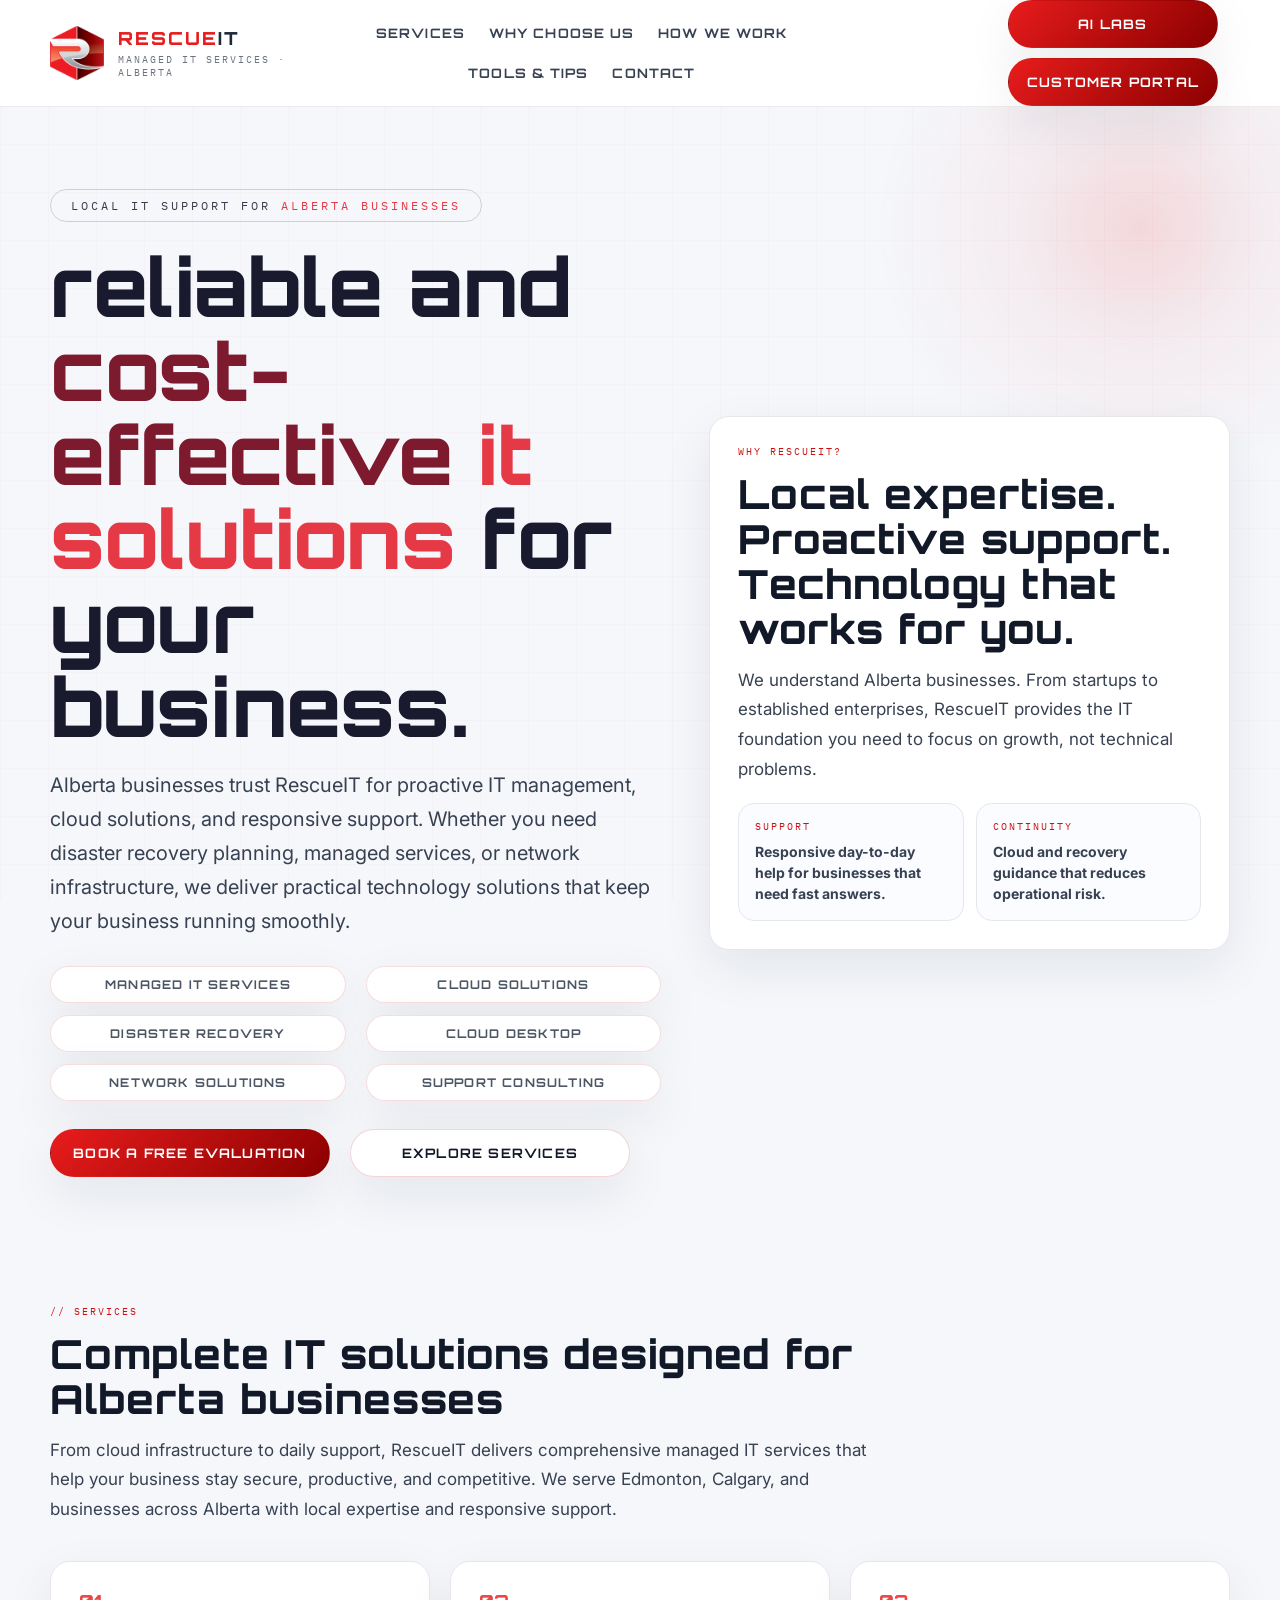
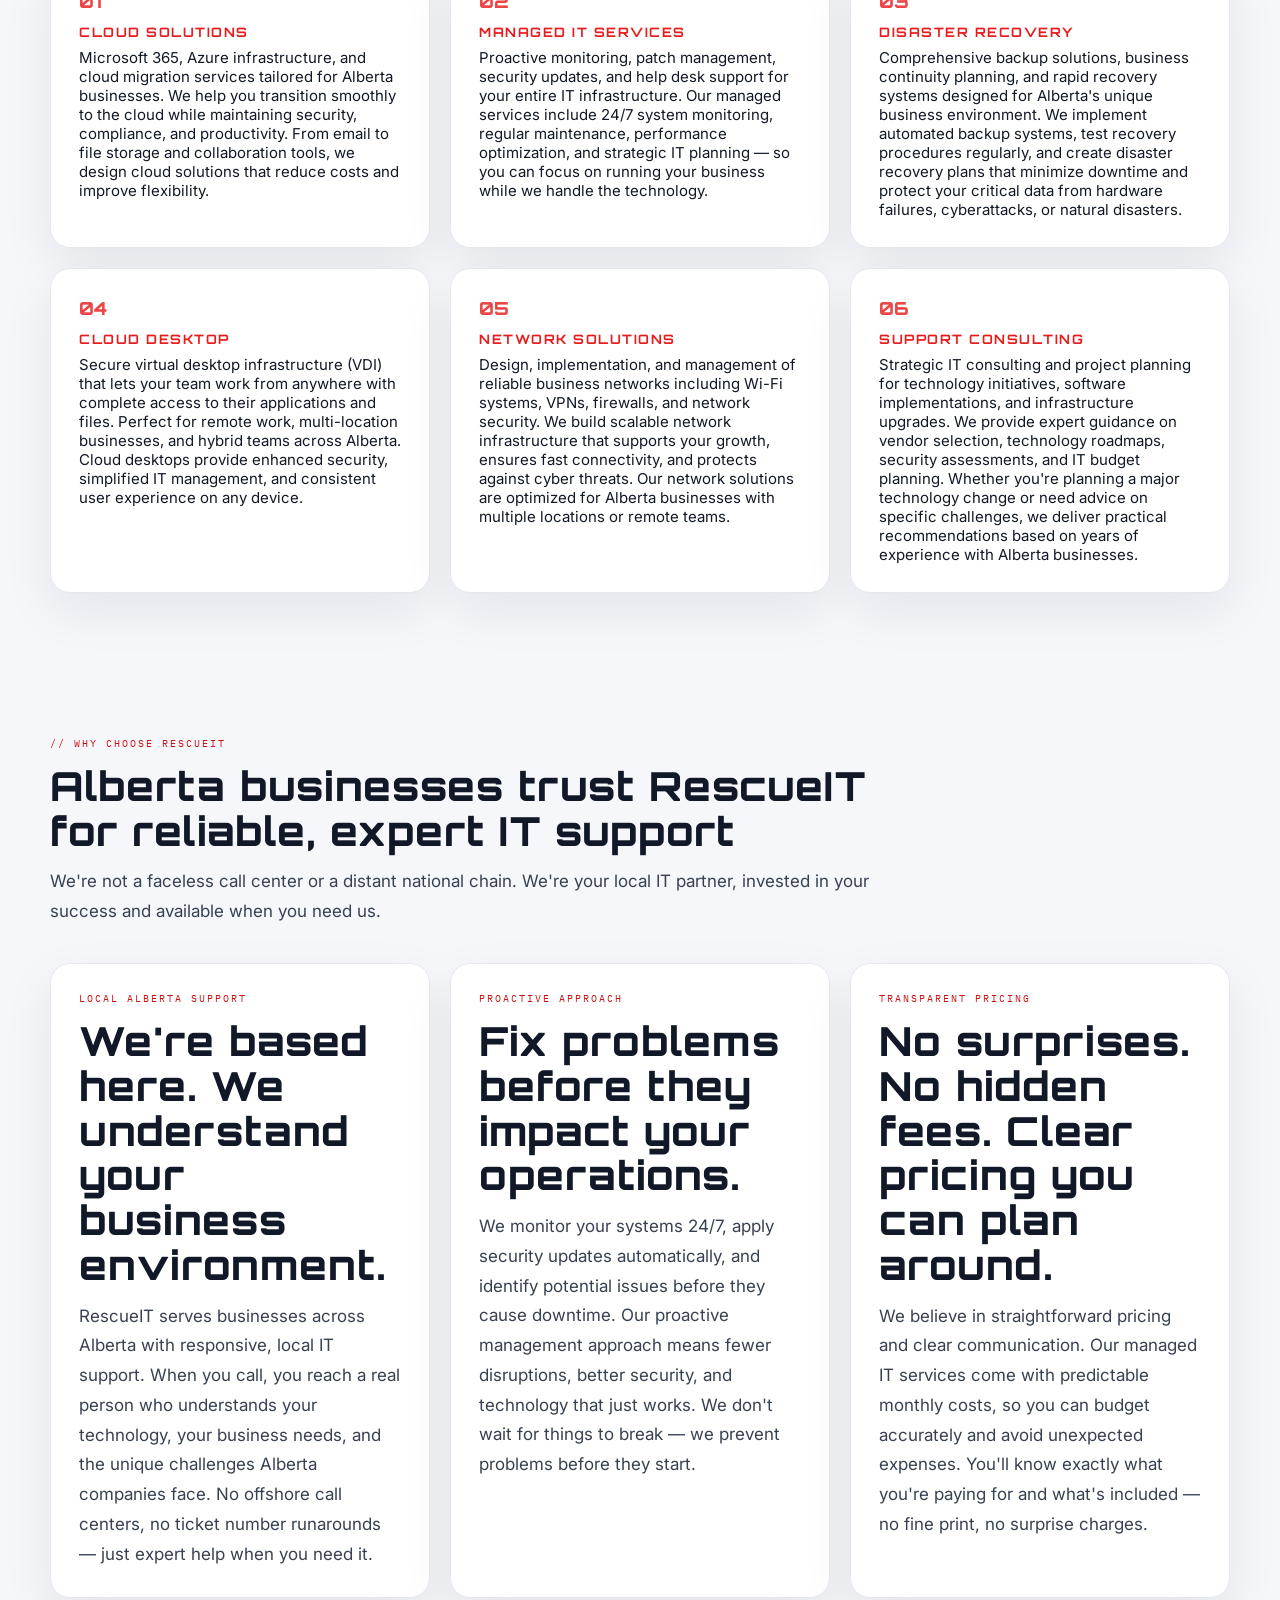
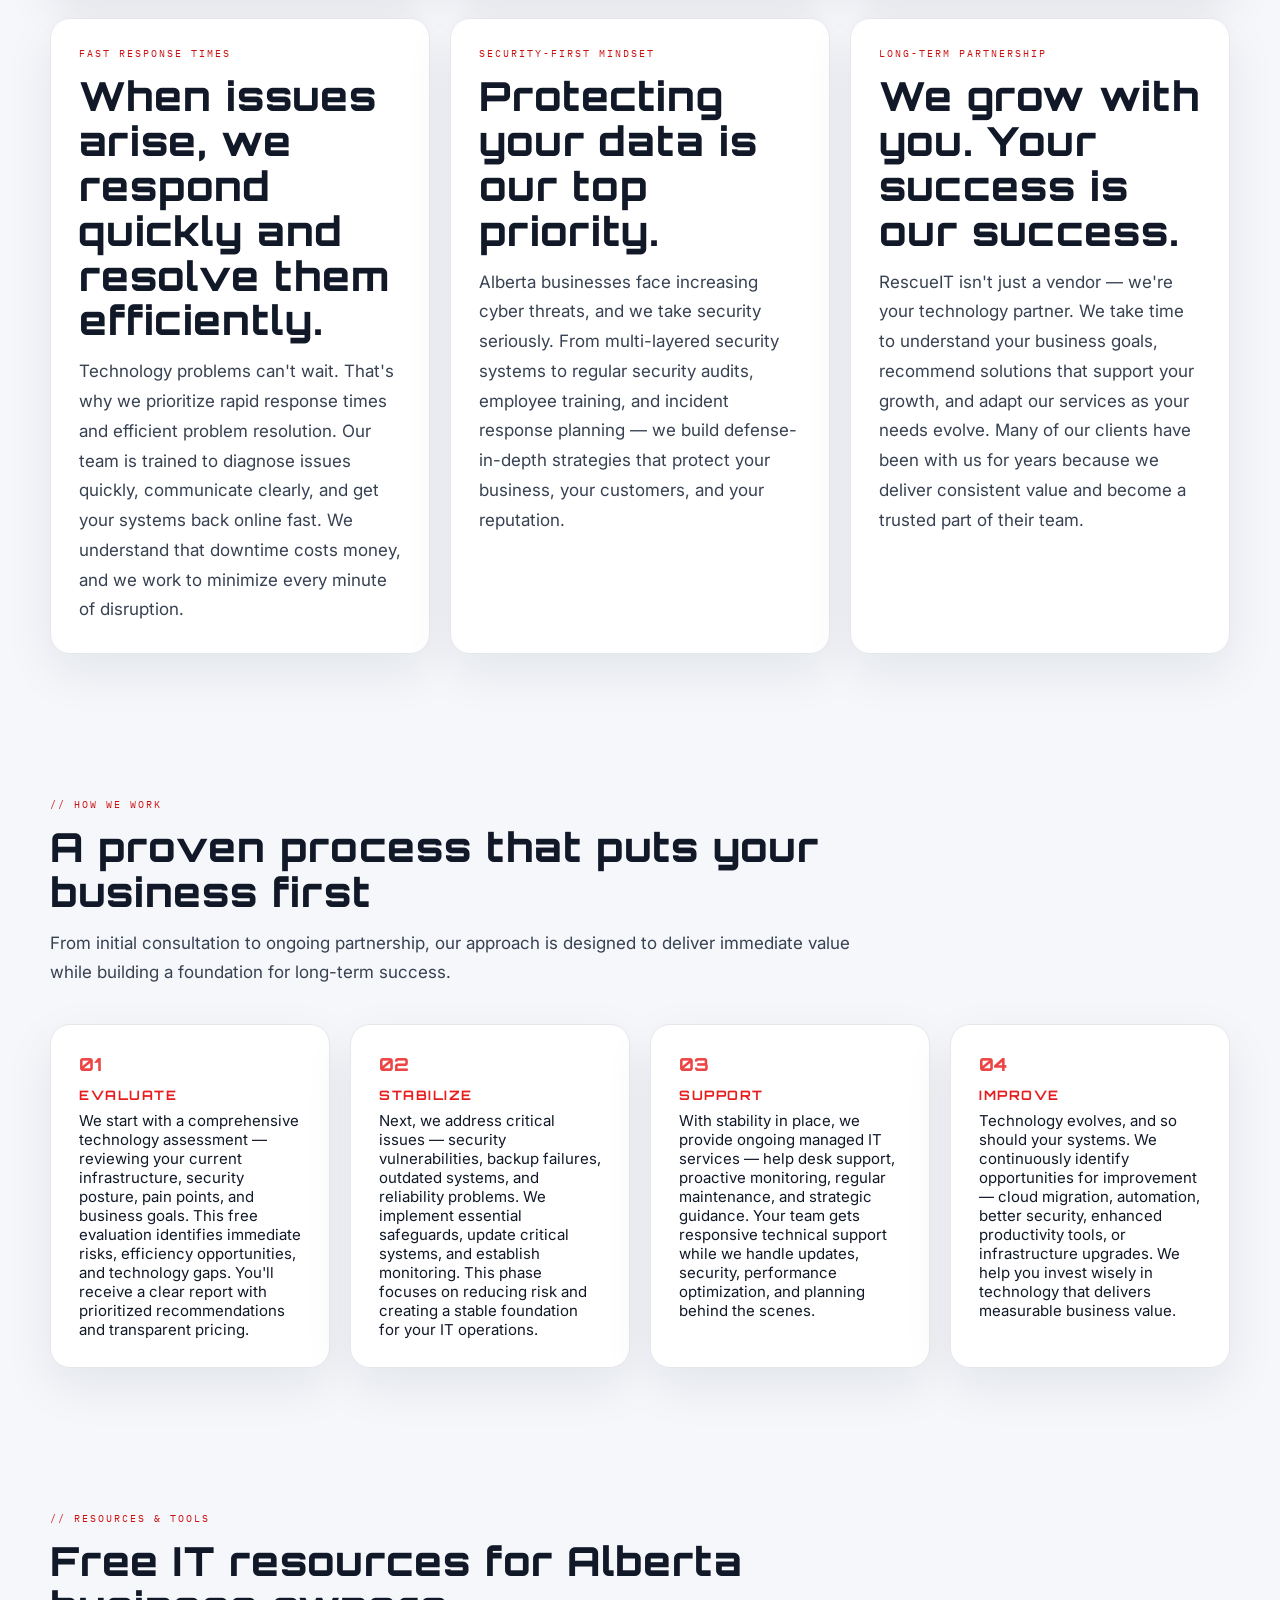
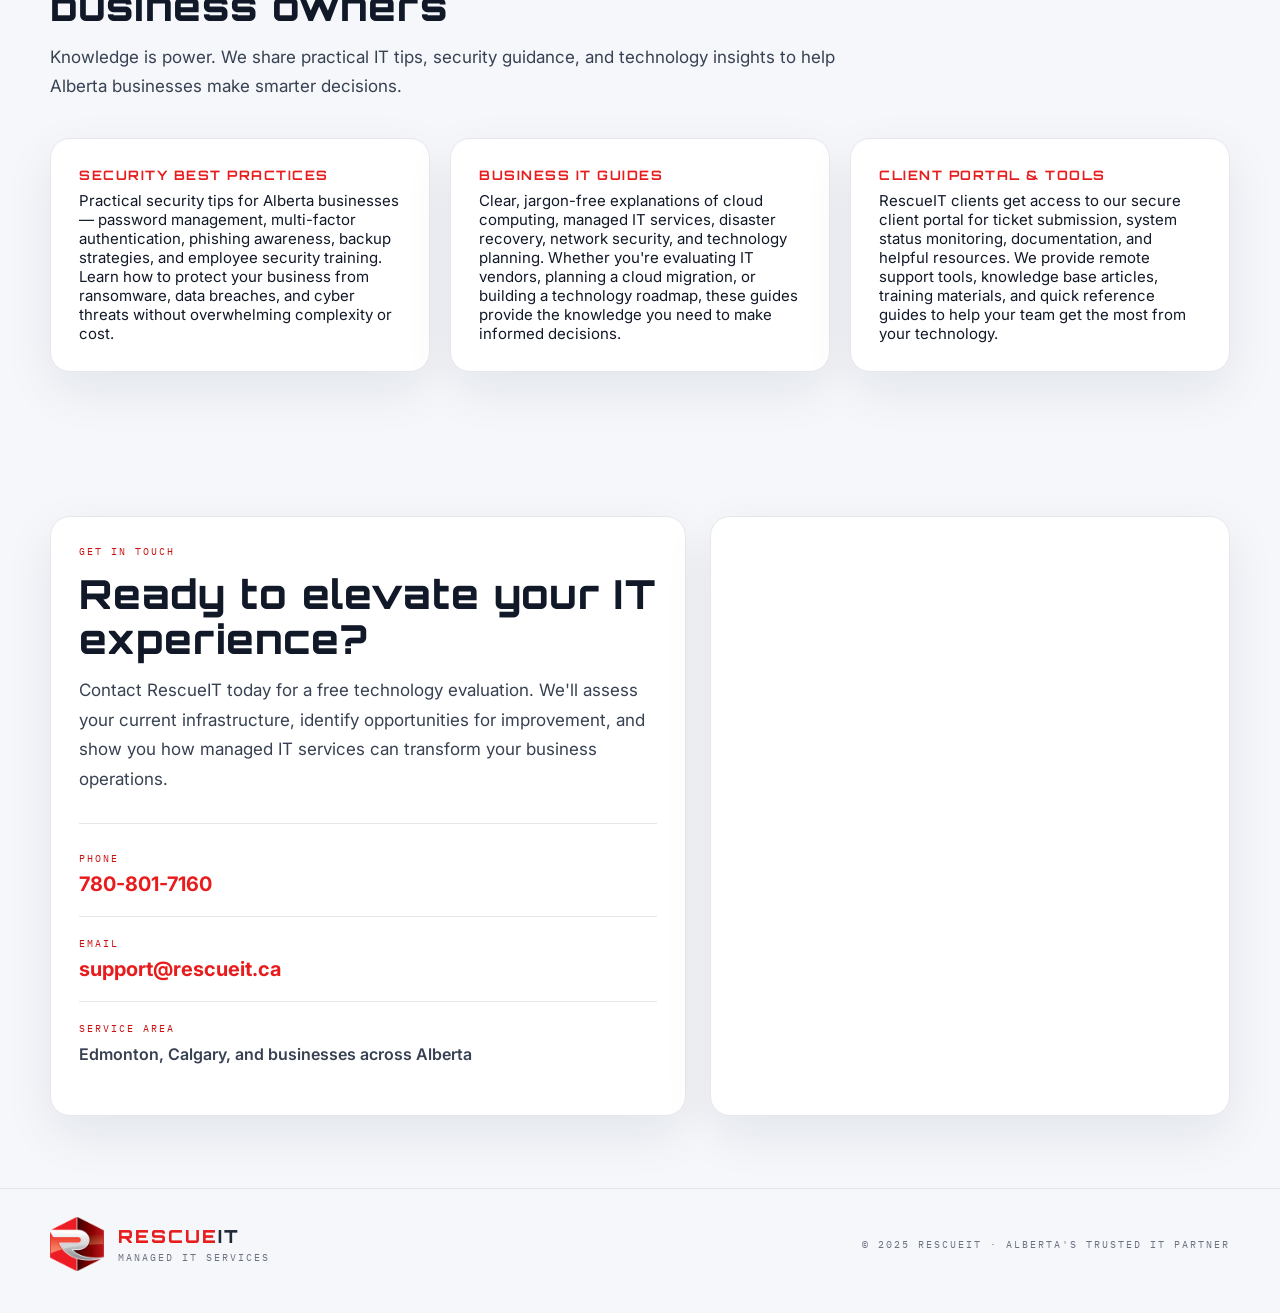
<file: index.html>
<!DOCTYPE html>
<html lang="en">
<head>
  <meta charset="UTF-8" />
  <meta name="viewport" content="width=device-width, initial-scale=1.0" />
  <title>RescueIT — Managed IT Services for Alberta Businesses</title>
  <link rel="icon" type="image/png" href="favicon.png">
  <link rel="stylesheet" href="styles.css" />
</head>
<body>
  <div class="shell">
    <header class="topbar">
      <div class="container topbar-inner">
        <a class="brand" href="#top"><img class="brand-logo" src="logo.png" alt="RescueIT logo" /><div><div class="brand-name"><span class="r">RESCUE</span><span class="it">IT</span></div><div class="brand-sub">Managed IT Services · Alberta</div></div></a>
        <nav class="nav">
          <a href="#services">Services</a>
          <a href="#why">Why Choose Us</a>
          <a href="#process">How We Work</a>
          <a href="#resources">Tools & Tips</a>
          <a href="#contact">Contact</a>
        </nav>
        <div class="cta-group">
          <a class="btn primary" href="ai-labs.html">AI Labs</a>
          <a class="btn primary" href="https://www.rescueitsupport.ca/tickets-view" target="_blank" rel="noopener noreferrer">Customer Portal</a>
        </div>
      </div>
    </header>

    <main id="top">
      <section class="hero">
        <div class="container hero-grid">
          <div>
            <div class="eyebrow">Local IT Support for <strong>Alberta Businesses</strong></div>
            <h1><span class="h1-line1">Reliable and</span> <span class="h1-line2">cost-effective</span> <span class="h1-line3">IT solutions</span> <span class="h1-line4">for your business.</span></h1>
            <p class="hero-copy">Alberta businesses trust RescueIT for proactive IT management, cloud solutions, and responsive support. Whether you need disaster recovery planning, managed services, or network infrastructure, we deliver practical technology solutions that keep your business running smoothly.</p>
            <div class="hero-list">
              <div class="hero-pill">Managed IT Services</div>
              <div class="hero-pill">Cloud Solutions</div>
              <div class="hero-pill">Disaster Recovery</div>
              <div class="hero-pill">Cloud Desktop</div>
              <div class="hero-pill">Network Solutions</div>
              <div class="hero-pill">Support Consulting</div>
            </div>
            <div class="cta-group" style="display:grid;grid-template-columns:280px 280px;gap:12px 20px;justify-content:start;justify-items:start;width:580px;max-width:100%;margin-left:0;">
              <a class="btn primary" href="#contact" style="width:280px;justify-content:center;">Book a Free Evaluation</a>
              <a class="btn" href="#services" style="width:280px;justify-content:center;">Explore Services</a>
            </div>
          </div>
          <div class="panel">
            <div class="panel-kicker">Why RescueIT?</div>
            <div class="panel-title">Local expertise. Proactive support. Technology that works for you.</div>
            <div class="panel-copy">We understand Alberta businesses. From startups to established enterprises, RescueIT provides the IT foundation you need to focus on growth, not technical problems.</div>
            <div class="panel-grid">
              <div class="panel-mini">
                <div class="panel-kicker">Support</div>
                <div class="panel-mini-text">Responsive day-to-day help for businesses that need fast answers.</div>
              </div>
              <div class="panel-mini">
                <div class="panel-kicker">Continuity</div>
                <div class="panel-mini-text">Cloud and recovery guidance that reduces operational risk.</div>
              </div>
            </div>
          </div>
        </div>
      </section>

      <section id="services" class="section">
        <div class="container">
          <div class="section-head">
            <div class="section-kicker">// Services</div>
            <div class="section-title">Complete IT solutions designed for Alberta businesses</div>
            <div class="section-copy">From cloud infrastructure to daily support, RescueIT delivers comprehensive managed IT services that help your business stay secure, productive, and competitive. We serve Edmonton, Calgary, and businesses across Alberta with local expertise and responsive support.</div>
          </div>
          <div class="grid-3">
            <div class="card"><div class="card-no">01</div><div class="card-title">Cloud Solutions</div><div class="card-copy">Microsoft 365, Azure infrastructure, and cloud migration services tailored for Alberta businesses. We help you transition smoothly to the cloud while maintaining security, compliance, and productivity. From email to file storage and collaboration tools, we design cloud solutions that reduce costs and improve flexibility.</div></div>
            <div class="card"><div class="card-no">02</div><div class="card-title">Managed IT Services</div><div class="card-copy">Proactive monitoring, patch management, security updates, and help desk support for your entire IT infrastructure. Our managed services include 24/7 system monitoring, regular maintenance, performance optimization, and strategic IT planning — so you can focus on running your business while we handle the technology.</div></div>
            <div class="card"><div class="card-no">03</div><div class="card-title">Disaster Recovery</div><div class="card-copy">Comprehensive backup solutions, business continuity planning, and rapid recovery systems designed for Alberta's unique business environment. We implement automated backup systems, test recovery procedures regularly, and create disaster recovery plans that minimize downtime and protect your critical data from hardware failures, cyberattacks, or natural disasters.</div></div>
            <div class="card"><div class="card-no">04</div><div class="card-title">Cloud Desktop</div><div class="card-copy">Secure virtual desktop infrastructure (VDI) that lets your team work from anywhere with complete access to their applications and files. Perfect for remote work, multi-location businesses, and hybrid teams across Alberta. Cloud desktops provide enhanced security, simplified IT management, and consistent user experience on any device.</div></div>
            <div class="card"><div class="card-no">05</div><div class="card-title">Network Solutions</div><div class="card-copy">Design, implementation, and management of reliable business networks including Wi-Fi systems, VPNs, firewalls, and network security. We build scalable network infrastructure that supports your growth, ensures fast connectivity, and protects against cyber threats. Our network solutions are optimized for Alberta businesses with multiple locations or remote teams.</div></div>
            <div class="card"><div class="card-no">06</div><div class="card-title">Support Consulting</div><div class="card-copy">Strategic IT consulting and project planning for technology initiatives, software implementations, and infrastructure upgrades. We provide expert guidance on vendor selection, technology roadmaps, security assessments, and IT budget planning. Whether you're planning a major technology change or need advice on specific challenges, we deliver practical recommendations based on years of experience with Alberta businesses.</div></div>
          </div>
        </div>
      </section>

      <section id="why" class="section">
        <div class="container">
          <div class="section-head">
            <div class="section-kicker">// Why Choose RescueIT</div>
            <div class="section-title">Alberta businesses trust RescueIT for reliable, expert IT support</div>
            <div class="section-copy">We're not a faceless call center or a distant national chain. We're your local IT partner, invested in your success and available when you need us.</div>
          </div>
          <div class="grid-3">
            <div class="panel"><div class="panel-kicker">Local Alberta Support</div><div class="panel-title">We're based here. We understand your business environment.</div><div class="panel-copy">RescueIT serves businesses across Alberta with responsive, local IT support. When you call, you reach a real person who understands your technology, your business needs, and the unique challenges Alberta companies face. No offshore call centers, no ticket number runarounds — just expert help when you need it.</div></div>
            <div class="panel"><div class="panel-kicker">Proactive Approach</div><div class="panel-title">Fix problems before they impact your operations.</div><div class="panel-copy">We monitor your systems 24/7, apply security updates automatically, and identify potential issues before they cause downtime. Our proactive management approach means fewer disruptions, better security, and technology that just works. We don't wait for things to break — we prevent problems before they start.</div></div>
            <div class="panel"><div class="panel-kicker">Transparent Pricing</div><div class="panel-title">No surprises. No hidden fees. Clear pricing you can plan around.</div><div class="panel-copy">We believe in straightforward pricing and clear communication. Our managed IT services come with predictable monthly costs, so you can budget accurately and avoid unexpected expenses. You'll know exactly what you're paying for and what's included — no fine print, no surprise charges.</div></div>
            <div class="panel"><div class="panel-kicker">Fast Response Times</div><div class="panel-title">When issues arise, we respond quickly and resolve them efficiently.</div><div class="panel-copy">Technology problems can't wait. That's why we prioritize rapid response times and efficient problem resolution. Our team is trained to diagnose issues quickly, communicate clearly, and get your systems back online fast. We understand that downtime costs money, and we work to minimize every minute of disruption.</div></div>
            <div class="panel"><div class="panel-kicker">Security-First Mindset</div><div class="panel-title">Protecting your data is our top priority.</div><div class="panel-copy">Alberta businesses face increasing cyber threats, and we take security seriously. From multi-layered security systems to regular security audits, employee training, and incident response planning — we build defense-in-depth strategies that protect your business, your customers, and your reputation.</div></div>
            <div class="panel"><div class="panel-kicker">Long-Term Partnership</div><div class="panel-title">We grow with you. Your success is our success.</div><div class="panel-copy">RescueIT isn't just a vendor — we're your technology partner. We take time to understand your business goals, recommend solutions that support your growth, and adapt our services as your needs evolve. Many of our clients have been with us for years because we deliver consistent value and become a trusted part of their team.</div></div>
          </div>
        </div>
      </section>

      <section id="process" class="section">
        <div class="container">
          <div class="section-head"><div class="section-kicker">// How We Work</div><div class="section-title">A proven process that puts your business first</div><div class="section-copy">From initial consultation to ongoing partnership, our approach is designed to deliver immediate value while building a foundation for long-term success.</div></div>
          <div class="grid-4">
            <div class="card"><div class="card-no">01</div><div class="card-title">Evaluate</div><div class="card-copy">We start with a comprehensive technology assessment — reviewing your current infrastructure, security posture, pain points, and business goals. This free evaluation identifies immediate risks, efficiency opportunities, and technology gaps. You'll receive a clear report with prioritized recommendations and transparent pricing.</div></div>
            <div class="card"><div class="card-no">02</div><div class="card-title">Stabilize</div><div class="card-copy">Next, we address critical issues — security vulnerabilities, backup failures, outdated systems, and reliability problems. We implement essential safeguards, update critical systems, and establish monitoring. This phase focuses on reducing risk and creating a stable foundation for your IT operations.</div></div>
            <div class="card"><div class="card-no">03</div><div class="card-title">Support</div><div class="card-copy">With stability in place, we provide ongoing managed IT services — help desk support, proactive monitoring, regular maintenance, and strategic guidance. Your team gets responsive technical support while we handle updates, security, performance optimization, and planning behind the scenes.</div></div>
            <div class="card"><div class="card-no">04</div><div class="card-title">Improve</div><div class="card-copy">Technology evolves, and so should your systems. We continuously identify opportunities for improvement — cloud migration, automation, better security, enhanced productivity tools, or infrastructure upgrades. We help you invest wisely in technology that delivers measurable business value.</div></div>
          </div>
        </div>
      </section>

      <section id="resources" class="section">
        <div class="container">
          <div class="section-head">
            <div class="section-kicker">// Resources & Tools</div>
            <div class="section-title">Free IT resources for Alberta business owners</div>
            <div class="section-copy">Knowledge is power. We share practical IT tips, security guidance, and technology insights to help Alberta businesses make smarter decisions.</div>
          </div>
          <div class="grid-3">
            <div class="card"><div class="card-title">Security Best Practices</div><div class="card-copy">Practical security tips for Alberta businesses — password management, multi-factor authentication, phishing awareness, backup strategies, and employee security training. Learn how to protect your business from ransomware, data breaches, and cyber threats without overwhelming complexity or cost.</div></div>
            <div class="card"><div class="card-title">Business IT Guides</div><div class="card-copy">Clear, jargon-free explanations of cloud computing, managed IT services, disaster recovery, network security, and technology planning. Whether you're evaluating IT vendors, planning a cloud migration, or building a technology roadmap, these guides provide the knowledge you need to make informed decisions.</div></div>
            <div class="card"><div class="card-title">Client Portal & Tools</div><div class="card-copy">RescueIT clients get access to our secure client portal for ticket submission, system status monitoring, documentation, and helpful resources. We provide remote support tools, knowledge base articles, training materials, and quick reference guides to help your team get the most from your technology.</div></div>
          </div>
        </div>
      </section>

      <section id="contact" class="section">
        <div class="container contact-grid">
          <div class="panel">
            <div class="panel-kicker">Get in Touch</div>
            <div class="panel-title">Ready to elevate your IT experience?</div>
            <div class="panel-copy">Contact RescueIT today for a free technology evaluation. We'll assess your current infrastructure, identify opportunities for improvement, and show you how managed IT services can transform your business operations.</div>
            <div class="contact-info-block">
              <div class="contact-item">
                <div class="contact-label">Phone</div>
                <div class="contact-value"><a href="tel:+17808017160" class="contact-link">780-801-7160</a></div>
              </div>
              <div class="contact-item">
                <div class="contact-label">Email</div>
                <div class="contact-value"><a href="mailto:support@rescueit.ca" class="contact-link">support@rescueit.ca</a></div>
              </div>
              <div class="contact-item contact-item-last">
                <div class="contact-label">Service Area</div>
                <div class="contact-value contact-area">Edmonton, Calgary, and businesses across Alberta</div>
              </div>
            </div>
          </div>
          <div class="panel">
            <script src="https://js-na3.hsforms.net/forms/embed/342808547.js" defer></script>
            <div class="hs-form-frame" data-region="na3" data-form-id="e8331805-c0a1-48e8-ad27-73ec09d22c32" data-portal-id="342808547"></div>
            <noscript>
              <p style="padding:20px;background:#f8d7da;border:1px solid #f5c6cb;border-radius:8px;color:#721c24;">
                Please enable JavaScript to use our contact form, or email us directly at <a href="mailto:support@rescueit.ca" style="color:#721c24;text-decoration:underline;">support@rescueit.ca</a> or call 780-801-7160.
              </p>
            </noscript>
          </div>
        </div>
      </section>
    </main>

    <footer class="footer"><div class="container footer-inner"><a class="brand" href="#top"><img class="brand-logo" src="logo.png" alt="RescueIT logo" /><div><div class="brand-name"><span class="r">RESCUE</span><span class="it">IT</span></div><div class="brand-sub">Managed IT Services</div></div></a><div class="footer-copy">© 2025 RescueIT · Alberta's Trusted IT Partner</div></div></footer>
  </div>
</body>
</html>
</file>
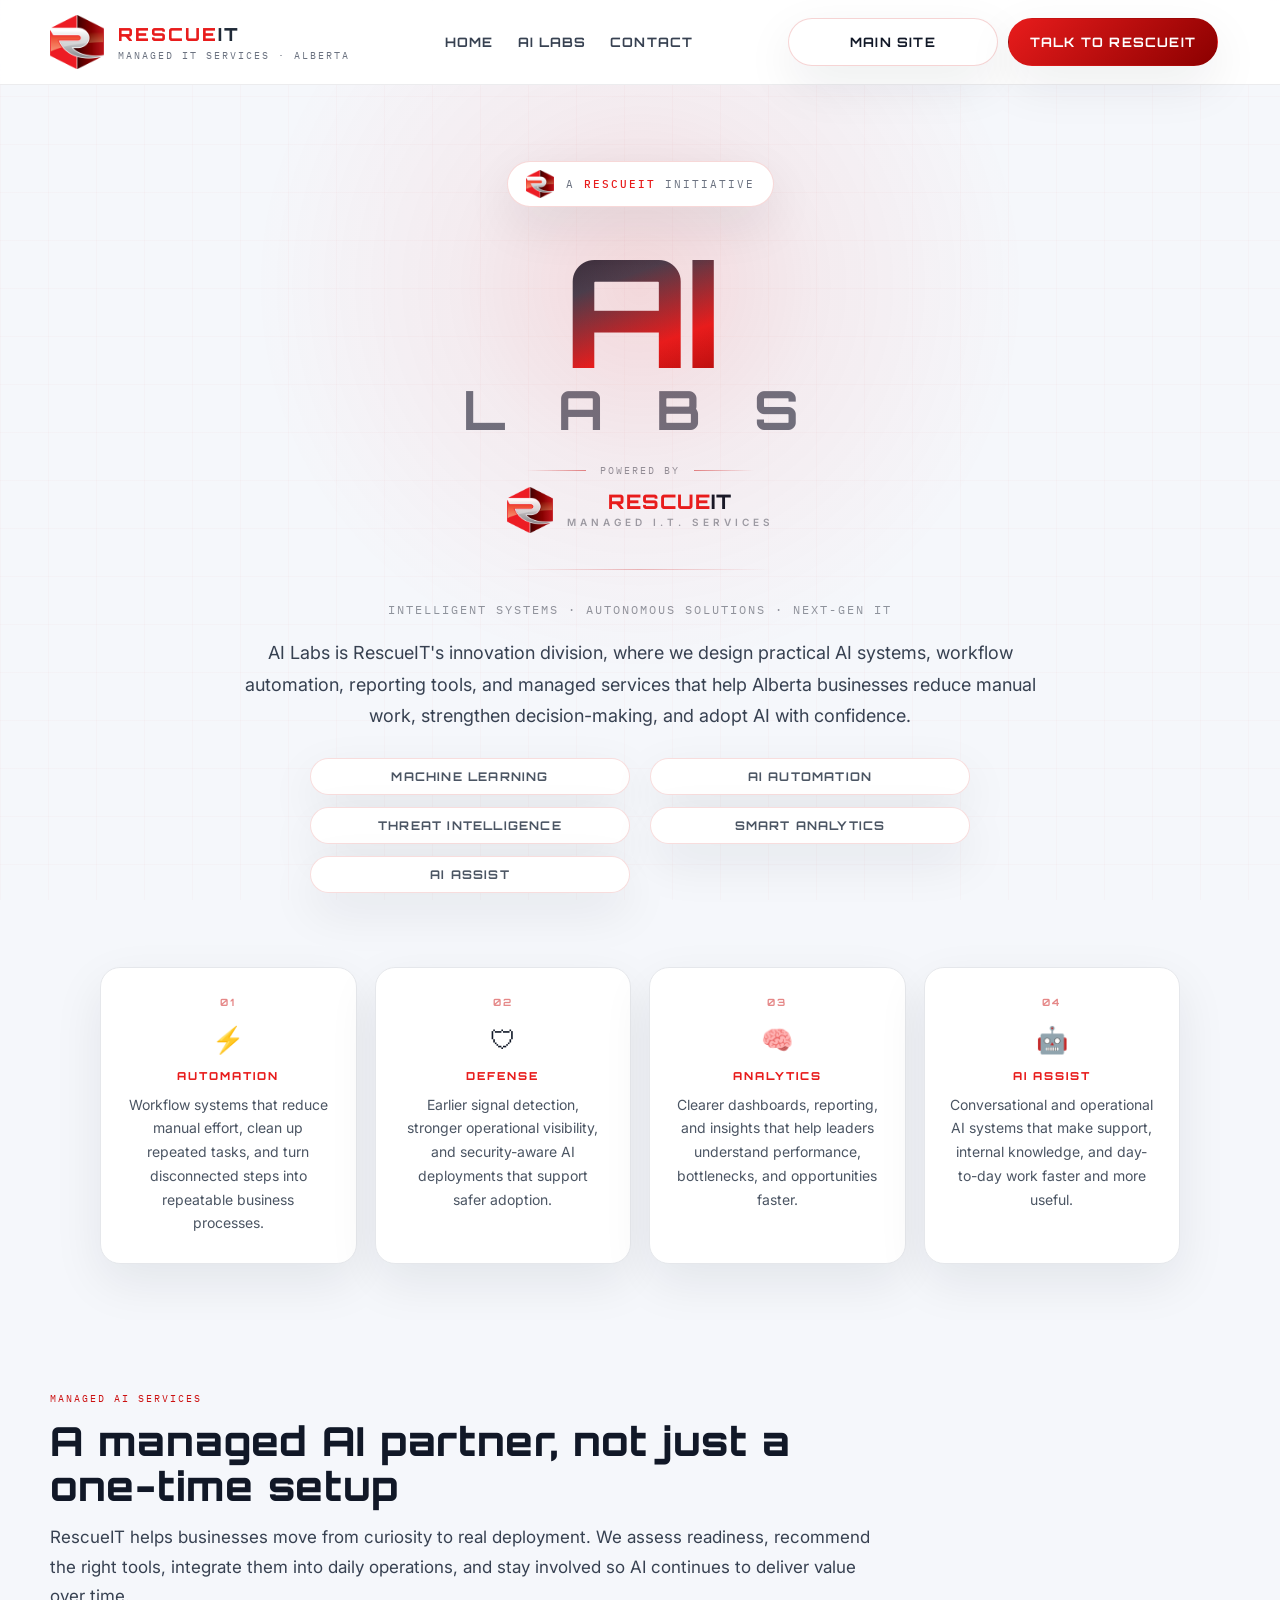
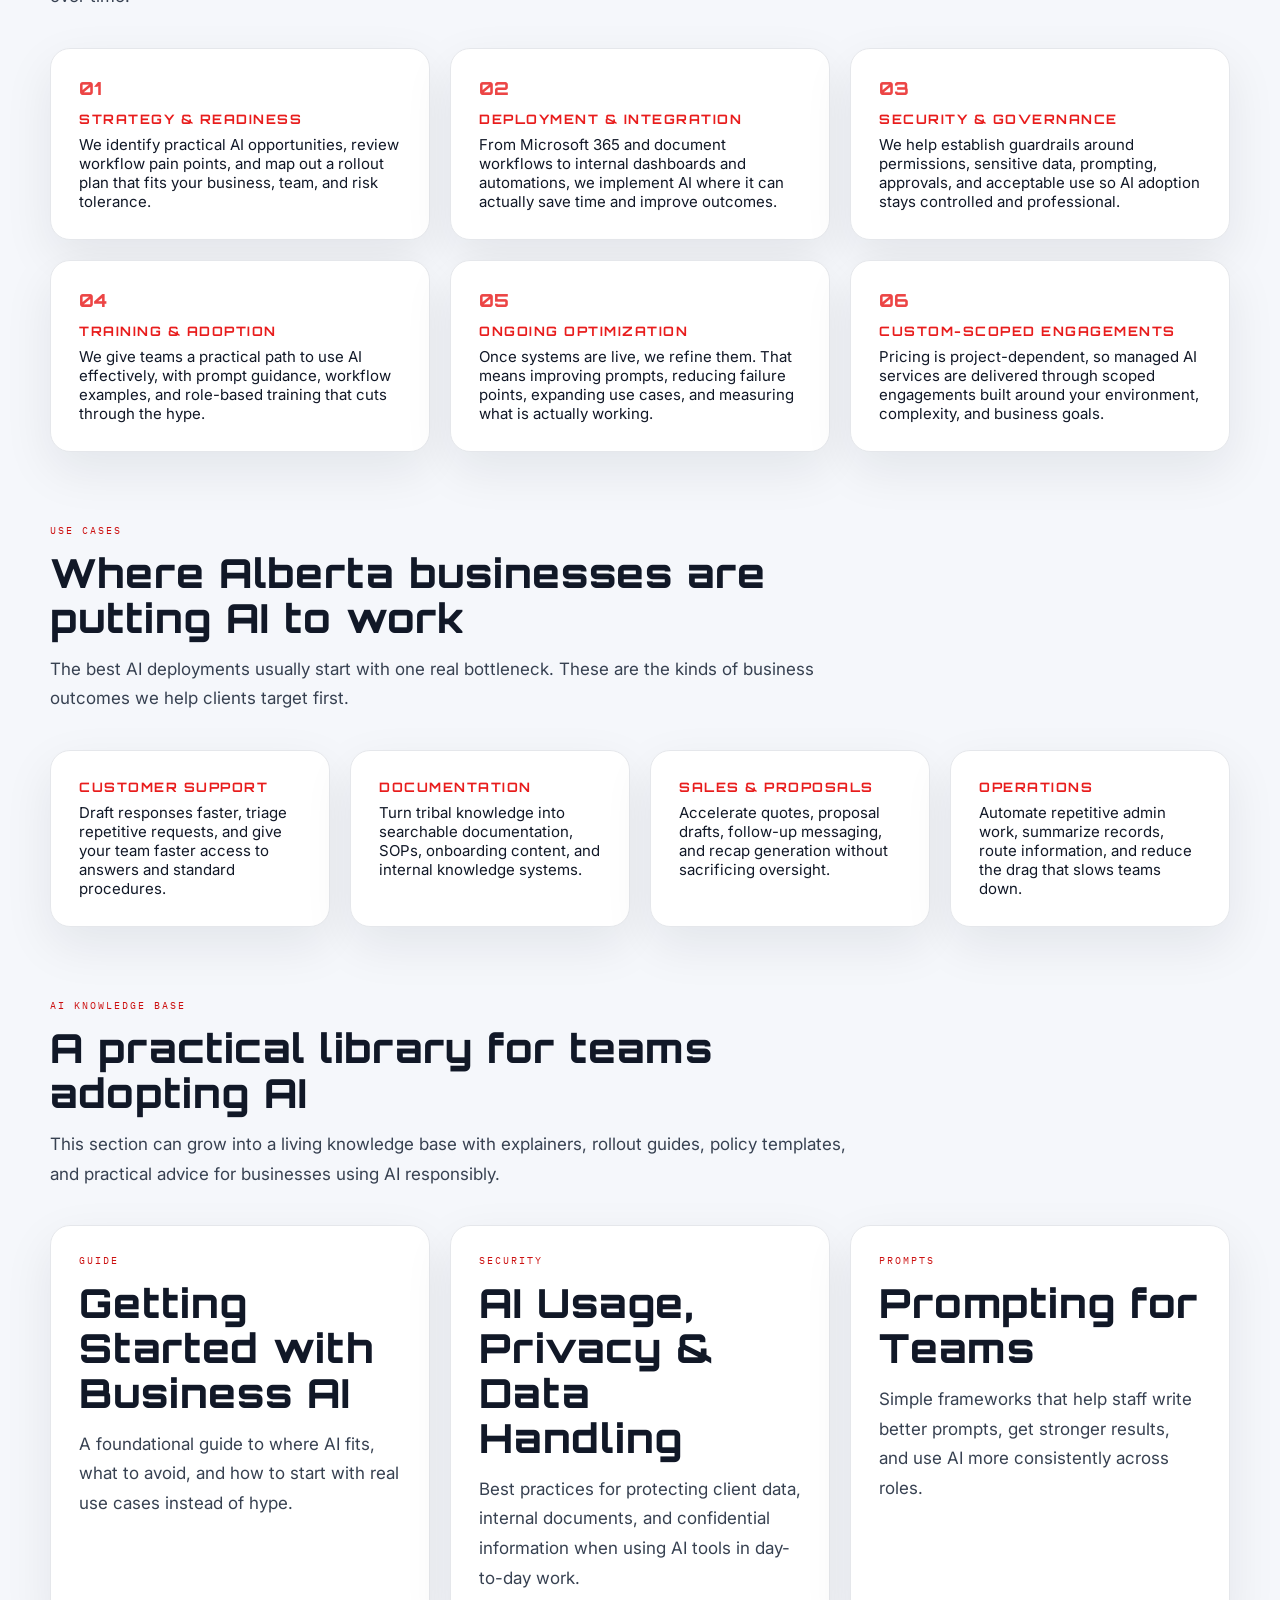
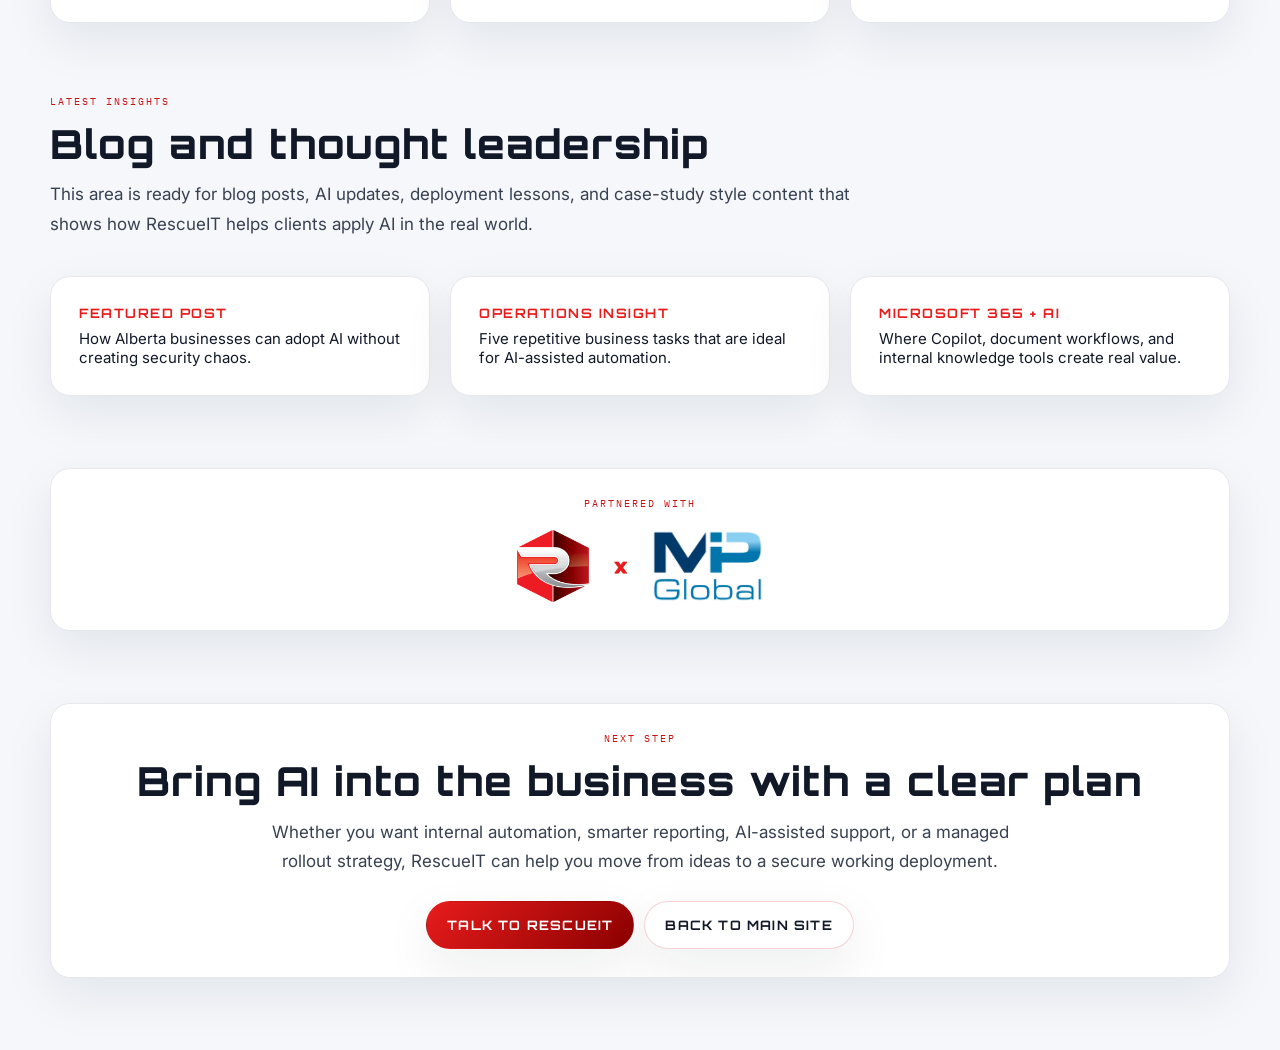
<file: ai-labs.html>
<!DOCTYPE html>
<html lang="en">
<head>
  <meta charset="UTF-8" />
  <meta name="viewport" content="width=device-width, initial-scale=1.0" />
  <title>AI Labs — Powered by RescueIT</title>
  <link rel="icon" type="image/png" href="favicon.png">
  <link rel="stylesheet" href="styles.css" />
  <style>
    .labs-hero{position:relative;display:flex;flex-direction:column;align-items:center;justify-content:center;text-align:center;padding:76px 24px 56px;overflow:hidden}
    .labs-hero::before{content:'';position:absolute;top:-180px;left:50%;transform:translateX(-50%);width:760px;height:760px;border-radius:50%;background:radial-gradient(circle, rgba(232,28,28,.14) 0%, rgba(232,28,28,.05) 34%, transparent 72%)}
    .labs-powered-top{display:flex;align-items:center;gap:12px;margin-bottom:36px;padding:8px 18px;border:1px solid rgba(204,17,17,0.16);background:#fff;backdrop-filter:blur(8px);box-shadow:var(--shadow);border-radius:999px}
    .labs-powered-top img{width:28px;height:28px;object-fit:contain}.labs-powered-text{font-family:'IBM Plex Mono',monospace;font-size:11px;letter-spacing:2px;color:#6b7280;text-transform:uppercase}.labs-powered-text strong{color:#e81c1c;font-weight:500}
    .labs-main-title{line-height:1;margin-bottom:6px}.labs-main-title .lbl-ai{font-family:'Orbitron',sans-serif;font-weight:800;font-size:clamp(86px,16vw,150px);letter-spacing:-2px;background:linear-gradient(160deg,#111827 0%, #374151 35%, #E81C1C 65%, #8B0000 100%);-webkit-background-clip:text;-webkit-text-fill-color:transparent;background-clip:text;display:block;line-height:.9}.labs-main-title .lbl-labs{font-family:'Orbitron',sans-serif;font-weight:700;font-size:clamp(30px,5.6vw,54px);letter-spacing:18px;color:#6b7280;display:block;text-transform:uppercase;margin-top:4px}
    .labs-powered-line{display:flex;align-items:center;justify-content:center;gap:14px;margin-top:22px;margin-bottom:10px}.labs-rule{width:60px;height:1px;background:linear-gradient(90deg, transparent, rgba(204,17,17,0.5))}.labs-rule.right{background:linear-gradient(90deg, rgba(204,17,17,0.5), transparent)}.labs-label{font-family:'IBM Plex Mono',monospace;font-size:10px;letter-spacing:2px;color:rgba(17,24,39,0.45);text-transform:uppercase}
    .labs-rescueit-mark{display:flex;align-items:center;gap:14px;margin-bottom:18px}.labs-rescueit-mark img{width:46px;height:46px;object-fit:contain}.labs-rm-name{font-family:'Orbitron',sans-serif;font-weight:800;font-size:20px;letter-spacing:1px;line-height:1}.labs-rm-name .r{color:#e81c1c}.labs-rm-name .it{color:#111827}.labs-rm-sub{font-family:'Inter',sans-serif;font-size:10px;font-weight:600;letter-spacing:4px;color:rgba(17,24,39,0.4);text-transform:uppercase;margin-top:4px}
    .labs-tagline{font-family:'IBM Plex Mono',monospace;font-size:12px;color:rgba(17,24,39,0.45);letter-spacing:2px;text-transform:uppercase;margin-top:32px;margin-bottom:20px}.labs-copy{max-width:820px;font-size:18px;line-height:1.75;color:#374151;margin-bottom:26px}.hero-pill{background:#fff;border-color:rgba(204,17,17,.14);color:#4b5563}
    .labs-card-grid{display:grid;grid-template-columns:repeat(4,1fr);gap:18px;width:100%;max-width:1080px;margin-top:46px}.labs-card{padding:28px 24px;background:#fff;border:1px solid var(--line);border-radius:20px;box-shadow:var(--shadow);position:relative}.labs-card::after{content:'';position:absolute;left:0;right:0;bottom:0;height:3px;background:linear-gradient(90deg, transparent, #cc1111, transparent);transform:scaleX(0);transition:transform .35s ease}.labs-card:hover::after{transform:scaleX(1)}.labs-card-no{font-family:'Orbitron',sans-serif;font-size:10px;color:rgba(204,17,17,0.5);letter-spacing:2px;margin-bottom:16px;font-weight:700}.labs-card-icon{font-size:26px;margin-bottom:14px}.labs-card-title{font-family:'Orbitron',sans-serif;font-size:11px;font-weight:800;letter-spacing:2px;color:#e81c1c;text-transform:uppercase;margin-bottom:10px}.labs-card-copy{font-size:14px;color:#4b5563;line-height:1.7}
    @media (max-width:1100px){.labs-card-grid{grid-template-columns:repeat(2,1fr)}}
    @media (max-width:820px){
      .labs-hero{padding:56px 20px 42px}
      .labs-powered-top{padding:6px 14px;margin-bottom:28px}
      .labs-powered-top img{width:24px;height:24px}
      .labs-powered-text{font-size:10px;letter-spacing:1.5px}
      .labs-main-title .lbl-ai{font-size:clamp(64px,14vw,110px)}
      .labs-main-title .lbl-labs{font-size:clamp(24px,5vw,42px);letter-spacing:10px}
      .labs-rule{width:40px}
      .labs-label{font-size:9px}
      .labs-rescueit-mark{transform:scale(.9);margin-bottom:14px}
      .labs-rescueit-mark img{width:38px;height:38px}
      .labs-rm-name{font-size:18px}
      .labs-tagline{font-size:11px;letter-spacing:1.5px;margin-top:24px;margin-bottom:16px}
      .labs-copy{font-size:16px;line-height:1.7;margin-bottom:20px}
      .labs-card-grid{grid-template-columns:1fr;gap:14px;margin-top:36px}
      .labs-card{padding:22px 18px}
      .labs-card-icon{font-size:24px;margin-bottom:12px}
      .labs-card-title{font-size:10px}
      .labs-card-copy{font-size:14px}
    }
    @media (max-width:480px){
      .labs-hero{padding:42px 16px 32px}
      .labs-main-title .lbl-ai{font-size:clamp(56px,12vw,90px)}
      .labs-main-title .lbl-labs{font-size:clamp(20px,4.5vw,36px);letter-spacing:8px}
      .labs-copy{font-size:15px}
      .labs-card{padding:20px 16px}
    }
  </style>
</head>
<body>
  <div class="shell">
    <header class="topbar">
      <div class="container topbar-inner">
        <a class="brand" href="index.html"><img class="brand-logo" src="logo.png" alt="RescueIT logo" /><div><div class="brand-name"><span class="r">RESCUE</span><span class="it">IT</span></div><div class="brand-sub">Managed IT Services · Alberta</div></div></a>
        <nav class="nav"><a href="index.html">Home</a><a class="active" href="ai-labs.html">AI Labs</a><a href="index.html#contact">Contact</a></nav>
        <div class="cta-group"><a class="btn" href="index.html">Main Site</a><a class="btn primary" href="index.html#contact">Talk to RescueIT</a></div>
      </div>
    </header>

    <section class="labs-hero">
      <div class="labs-powered-top"><img src="logo.png" alt="RescueIT logo" /><div class="labs-powered-text">A <strong>RescueIT</strong> Initiative</div></div>
      <div class="labs-main-title"><span class="lbl-ai">AI</span><span class="lbl-labs">L A B S</span></div>
      <div class="labs-powered-line"><div class="labs-rule"></div><span class="labs-label">Powered by</span><div class="labs-rule right"></div></div>
      <div class="labs-rescueit-mark"><img src="logo.png" alt="RescueIT logo" /><div><div class="labs-rm-name"><span class="r">RESCUE</span><span class="it">IT</span></div><div class="labs-rm-sub">Managed I.T. Services</div></div></div>
      <div style="width:260px;max-width:80vw;height:1px;background:linear-gradient(90deg,transparent,rgba(204,17,17,0.28),transparent);margin:18px auto 0;"></div>
      <p class="labs-tagline">Intelligent Systems · Autonomous Solutions · Next-Gen IT</p>
      <p class="labs-copy">AI Labs is RescueIT's innovation division, where we design practical AI systems, workflow automation, reporting tools, and managed services that help Alberta businesses reduce manual work, strengthen decision-making, and adopt AI with confidence.</p>
      <div class="hero-list"><div class="hero-pill">Machine Learning</div><div class="hero-pill">AI Automation</div><div class="hero-pill">Threat Intelligence</div><div class="hero-pill">Smart Analytics</div><div class="hero-pill">AI Assist</div></div>
      <div class="labs-card-grid">
        <div class="labs-card"><div class="labs-card-no">01</div><div class="labs-card-icon">⚡</div><div class="labs-card-title">Automation</div><div class="labs-card-copy">Workflow systems that reduce manual effort, clean up repeated tasks, and turn disconnected steps into repeatable business processes.</div></div>
        <div class="labs-card"><div class="labs-card-no">02</div><div class="labs-card-icon">🛡</div><div class="labs-card-title">Defense</div><div class="labs-card-copy">Earlier signal detection, stronger operational visibility, and security-aware AI deployments that support safer adoption.</div></div>
        <div class="labs-card"><div class="labs-card-no">03</div><div class="labs-card-icon">🧠</div><div class="labs-card-title">Analytics</div><div class="labs-card-copy">Clearer dashboards, reporting, and insights that help leaders understand performance, bottlenecks, and opportunities faster.</div></div>
        <div class="labs-card"><div class="labs-card-no">04</div><div class="labs-card-icon">🤖</div><div class="labs-card-title">AI Assist</div><div class="labs-card-copy">Conversational and operational AI systems that make support, internal knowledge, and day-to-day work faster and more useful.</div></div>
      </div>
    </section>

    <section class="section">
      <div class="container">
        <div class="section-head">
          <div class="section-kicker">Managed AI Services</div>
          <h2 class="section-title">A managed AI partner, not just a one-time setup</h2>
          <p class="section-copy">RescueIT helps businesses move from curiosity to real deployment. We assess readiness, recommend the right tools, integrate them into daily operations, and stay involved so AI continues to deliver value over time.</p>
        </div>
        <div class="grid-3">
          <div class="card"><div class="card-no">01</div><div class="card-title">Strategy & Readiness</div><div class="card-copy">We identify practical AI opportunities, review workflow pain points, and map out a rollout plan that fits your business, team, and risk tolerance.</div></div>
          <div class="card"><div class="card-no">02</div><div class="card-title">Deployment & Integration</div><div class="card-copy">From Microsoft 365 and document workflows to internal dashboards and automations, we implement AI where it can actually save time and improve outcomes.</div></div>
          <div class="card"><div class="card-no">03</div><div class="card-title">Security & Governance</div><div class="card-copy">We help establish guardrails around permissions, sensitive data, prompting, approvals, and acceptable use so AI adoption stays controlled and professional.</div></div>
          <div class="card"><div class="card-no">04</div><div class="card-title">Training & Adoption</div><div class="card-copy">We give teams a practical path to use AI effectively, with prompt guidance, workflow examples, and role-based training that cuts through the hype.</div></div>
          <div class="card"><div class="card-no">05</div><div class="card-title">Ongoing Optimization</div><div class="card-copy">Once systems are live, we refine them. That means improving prompts, reducing failure points, expanding use cases, and measuring what is actually working.</div></div>
          <div class="card"><div class="card-no">06</div><div class="card-title">Custom-Scoped Engagements</div><div class="card-copy">Pricing is project-dependent, so managed AI services are delivered through scoped engagements built around your environment, complexity, and business goals.</div></div>
        </div>
      </div>
    </section>

    <section class="section" style="padding-top:0;">
      <div class="container">
        <div class="section-head">
          <div class="section-kicker">Use Cases</div>
          <h2 class="section-title">Where Alberta businesses are putting AI to work</h2>
          <p class="section-copy">The best AI deployments usually start with one real bottleneck. These are the kinds of business outcomes we help clients target first.</p>
        </div>
        <div class="grid-4">
          <div class="card"><div class="card-title">Customer Support</div><div class="card-copy">Draft responses faster, triage repetitive requests, and give your team faster access to answers and standard procedures.</div></div>
          <div class="card"><div class="card-title">Documentation</div><div class="card-copy">Turn tribal knowledge into searchable documentation, SOPs, onboarding content, and internal knowledge systems.</div></div>
          <div class="card"><div class="card-title">Sales & Proposals</div><div class="card-copy">Accelerate quotes, proposal drafts, follow-up messaging, and recap generation without sacrificing oversight.</div></div>
          <div class="card"><div class="card-title">Operations</div><div class="card-copy">Automate repetitive admin work, summarize records, route information, and reduce the drag that slows teams down.</div></div>
        </div>
      </div>
    </section>

    <section class="section" style="padding-top:0;">
      <div class="container">
        <div class="section-head">
          <div class="section-kicker">AI Knowledge Base</div>
          <h2 class="section-title">A practical library for teams adopting AI</h2>
          <p class="section-copy">This section can grow into a living knowledge base with explainers, rollout guides, policy templates, and practical advice for businesses using AI responsibly.</p>
        </div>
        <div class="grid-3">
          <div class="panel"><div class="panel-kicker">Guide</div><div class="panel-title">Getting Started with Business AI</div><div class="panel-copy">A foundational guide to where AI fits, what to avoid, and how to start with real use cases instead of hype.</div></div>
          <div class="panel"><div class="panel-kicker">Security</div><div class="panel-title">AI Usage, Privacy & Data Handling</div><div class="panel-copy">Best practices for protecting client data, internal documents, and confidential information when using AI tools in day-to-day work.</div></div>
          <div class="panel"><div class="panel-kicker">Prompts</div><div class="panel-title">Prompting for Teams</div><div class="panel-copy">Simple frameworks that help staff write better prompts, get stronger results, and use AI more consistently across roles.</div></div>
        </div>
      </div>
    </section>

    <section class="section" style="padding-top:0;">
      <div class="container">
        <div class="section-head">
          <div class="section-kicker">Latest Insights</div>
          <h2 class="section-title">Blog and thought leadership</h2>
          <p class="section-copy">This area is ready for blog posts, AI updates, deployment lessons, and case-study style content that shows how RescueIT helps clients apply AI in the real world.</p>
        </div>
        <div class="grid-3">
          <div class="card"><div class="card-title">Featured Post</div><div class="card-copy">How Alberta businesses can adopt AI without creating security chaos.</div></div>
          <div class="card"><div class="card-title">Operations Insight</div><div class="card-copy">Five repetitive business tasks that are ideal for AI-assisted automation.</div></div>
          <div class="card"><div class="card-title">Microsoft 365 + AI</div><div class="card-copy">Where Copilot, document workflows, and internal knowledge tools create real value.</div></div>
        </div>
      </div>
    </section>

    <section class="section" style="padding-top:0;">
      <div class="container">
        <div class="panel" style="text-align:center;">
          <div class="panel-kicker" style="text-align:center;">Partnered With</div>
          <div style="display:flex;align-items:center;justify-content:center;gap:24px;flex-wrap:wrap;margin-top:20px;">
            <img src="logo.png" alt="RescueIT logo" style="height:72px;width:auto;object-fit:contain;display:block;" />
            <div style="font-family:'Orbitron',sans-serif;font-size:28px;font-weight:700;color:#e81c1c;">×</div>
            <img src="mp-global-logo.jpg" alt="MP Global logo" style="height:72px;width:auto;object-fit:contain;display:block;" />
          </div>
        </div>
      </div>
    </section>

    <section class="section" style="padding-top:0;">
      <div class="container">
        <div class="panel" style="text-align:center;">
          <div class="panel-kicker">Next Step</div>
          <div class="panel-title">Bring AI into the business with a clear plan</div>
          <div class="panel-copy" style="max-width:760px;margin:0 auto 24px;">Whether you want internal automation, smarter reporting, AI-assisted support, or a managed rollout strategy, RescueIT can help you move from ideas to a secure working deployment.</div>
          <div class="cta-group" style="justify-content:center;"><a class="btn primary" href="index.html#contact">Talk to RescueIT</a><a class="btn" href="index.html">Back to Main Site</a></div>
        </div>
      </div>
    </section>
  </div>
</body>
</html>
</file>
<file: styles.css>
@import url('https://fonts.googleapis.com/css2?family=Inter:wght@400;500;600;700;800&family=Orbitron:wght@600;700;800;900&family=IBM+Plex+Mono:wght@400;500&display=swap');
:root {
  --red:#cc1111; --red-bright:#e81c1c; --red-dark:#8b0000; --bg:#f5f7fb; --panel:#ffffff; --line:#e5e7eb; --text:#111827; --text-soft:#374151; --text-muted:#6b7280; --shadow:0 18px 50px rgba(17,24,39,.08); --max:1180px;
}
*{box-sizing:border-box;margin:0;padding:0} html{scroll-behavior:smooth} body{background:var(--bg);color:var(--text);font-family:'Inter',sans-serif;overflow-x:hidden}
body::before{content:'';position:fixed;inset:0;background-image:linear-gradient(rgba(204,17,17,0.02) 1px, transparent 1px),linear-gradient(90deg, rgba(204,17,17,0.02) 1px, transparent 1px);background-size:48px 48px;pointer-events:none;z-index:0} a{color:inherit;text-decoration:none} img{max-width:100%;display:block}.shell{position:relative;z-index:2}.container{width:min(var(--max), calc(100% - 40px));margin:0 auto}
.topbar{position:sticky;top:0;z-index:30;border-bottom:1px solid rgba(17,24,39,.08);background:rgba(255,255,255,.92);backdrop-filter:blur(12px)}.topbar-inner{min-height:84px;display:flex;align-items:center;justify-content:space-between;gap:24px}.brand{display:flex;align-items:center;gap:14px;min-width:0}.brand-logo{width:54px;height:54px;object-fit:contain}.brand-name{font-family:'Orbitron',sans-serif;font-weight:800;letter-spacing:2px;font-size:18px}.brand-name .r{color:var(--red-bright)}.brand-name .it{color:#1f2937}.brand-sub{font-family:'IBM Plex Mono',monospace;font-size:10px;letter-spacing:2px;text-transform:uppercase;color:var(--text-muted);margin-top:4px}
.nav{display:flex;align-items:center;gap:24px;flex-wrap:wrap;justify-content:center}.nav a{font-family:'Orbitron',sans-serif;font-size:13px;font-weight:700;letter-spacing:1.1px;text-transform:uppercase;color:var(--text-soft);transition:color .25s ease}.nav a:hover{color:var(--red)}
.cta-group{display:flex;gap:10px;flex-wrap:wrap;justify-content:flex-end;align-items:center}.topbar .cta-group{padding-right:12px}.topbar .cta-group .btn{width:210px !important;max-width:210px !important;flex-shrink:0}.btn{font-family:'Orbitron',sans-serif;display:inline-flex;align-items:center;justify-content:center;min-height:48px;padding:0 20px;border:1px solid rgba(204,17,17,0.18);background:#fff;color:var(--text);font-size:13px;font-weight:700;letter-spacing:1.2px;text-transform:uppercase;transition:all .25s ease;box-shadow:var(--shadow);border-radius:999px;text-align:center;white-space:nowrap}.btn:hover{border-color:var(--red-bright);transform:translateY(-1px);box-shadow:0 8px 24px rgba(204,17,17,0.15)}.btn.primary{background:linear-gradient(135deg,var(--red-bright),var(--red-dark));border-color:transparent;color:#fff}.btn.primary:hover{box-shadow:0 8px 24px rgba(204,17,17,0.3)}
.hero{padding:82px 0 56px;position:relative;overflow:hidden}.hero::before{content:'';position:absolute;top:-140px;right:-120px;width:520px;height:520px;border-radius:50%;background:radial-gradient(circle, rgba(232,28,28,.14) 0%, rgba(232,28,28,.05) 32%, transparent 72%)}.hero-grid{display:grid;grid-template-columns:1.08fr .92fr;gap:48px;align-items:center}.eyebrow{display:inline-flex;align-items:center;gap:10px;padding:8px 20px;border:1px solid #d0ced4;background:transparent;font-family:'IBM Plex Mono',monospace;font-size:12px;letter-spacing:3px;text-transform:uppercase;color:#3a3a4a;margin-bottom:22px;box-shadow:none;border-radius:25px}.eyebrow strong{color:#e63946;font-weight:400}
h1{font-family:'Orbitron',sans-serif;font-size:clamp(42px,7vw,80px);line-height:1.05;letter-spacing:0px;margin-bottom:20px;max-width:11ch;color:#1a1a2e;font-weight:800;text-transform:lowercase}.h1-line1{color:#1a1a2e}.h1-line2{color:#7d1a2e}.h1-line3{color:#e63946}.h1-line4{color:#1a1a2e}.hero-copy{max-width:720px;font-size:20px;line-height:1.7;color:var(--text-soft);margin-bottom:28px}.hero-list{display:grid;grid-template-columns:repeat(2,minmax(280px,320px));gap:12px 20px;margin-bottom:28px}.hero-pill{font-family:'Orbitron',sans-serif;padding:10px 16px;border:1px solid rgba(204,17,17,0.14);background:#fff;font-size:12px;letter-spacing:1.2px;font-weight:700;text-transform:uppercase;color:#4b5563;box-shadow:var(--shadow);border-radius:999px;text-align:center}.hero .cta-group{display:grid;grid-template-columns:repeat(2,minmax(280px,320px));gap:12px 20px;justify-content:start}.hero .cta-group .btn{width:100%;justify-content:center}
.panel-grid{display:grid;grid-template-columns:1fr 1fr;gap:12px;margin-top:18px}.panel-mini{padding:16px;border:1px solid var(--line);border-radius:16px;background:#fbfcff}.panel-mini .panel-kicker{margin-bottom:8px}.panel-mini-text{font-weight:700;line-height:1.5;color:var(--text-soft);font-size:14px}
.section{padding:72px 0}.section-head{max-width:820px;margin-bottom:36px}.section-kicker,.panel-kicker{font-family:'IBM Plex Mono',monospace;font-size:10px;letter-spacing:2px;text-transform:uppercase;color:var(--red);margin-bottom:14px}.section-title,.panel-title{font-family:'Orbitron',sans-serif;font-size:clamp(28px,4vw,40px);line-height:1.12;letter-spacing:1px;margin-bottom:14px;color:#111827;font-weight:800}.section-copy,.panel-copy{color:var(--text-soft);font-size:17px;line-height:1.75}
.grid-2,.grid-3,.grid-4{display:grid;gap:20px}.grid-2{grid-template-columns:repeat(2,1fr)}.grid-3{grid-template-columns:repeat(3,1fr)}.grid-4{grid-template-columns:repeat(4,1fr)}.panel,.card{background:#fff;border:1px solid var(--line);padding:28px;position:relative;overflow:hidden;transition:all .25s ease;box-shadow:var(--shadow);border-radius:20px}.panel::after,.card::after{content:'';position:absolute;left:0;right:0;bottom:0;height:3px;background:linear-gradient(90deg,transparent,var(--red),transparent);transform:scaleX(0);transition:transform .3s ease}.panel:hover::after,.card:hover::after{transform:scaleX(1)}.card:hover{transform:translateY(-4px)}.card-no{font-family:'Orbitron',sans-serif;color:rgba(232,28,28,.82);font-size:18px;margin-bottom:12px;font-weight:800}.card-title{font-family:'Orbitron',sans-serif;font-size:13px;text-transform:uppercase;letter-spacing:1.5px;color:var(--red-bright);margin-bottom:8px;font-weight:700}.card-copy{font-size:15px}
.contact-grid{display:grid;grid-template-columns:1.1fr .9fr;gap:24px}
.contact-info-block{margin-top:28px;padding-top:28px;border-top:1px solid var(--line)}
.contact-item{margin-bottom:20px;padding-bottom:20px;border-bottom:1px solid var(--line)}
.contact-item-last{border-bottom:none;padding-bottom:0}
.contact-label{font-family:'IBM Plex Mono',monospace;font-size:10px;letter-spacing:2px;text-transform:uppercase;color:var(--red);margin-bottom:7px}
.contact-value{color:#111827;font-size:20px;font-weight:700}
.contact-link{color:#e81c1c;text-decoration:none;transition:color .25s ease}
.contact-link:hover{color:#cc1111}
.contact-area{font-size:16px;line-height:1.6;color:var(--text-soft);font-weight:600}
/* HubSpot Form Responsive Styles */
#hubspot-form-wrapper{width:100%}
#hubspot-form-wrapper .hs-form{width:100%!important}
#hubspot-form-wrapper .hs-form-field{margin-bottom:16px}
#hubspot-form-wrapper .hs-input{width:100%!important;padding:12px 16px;border:1px solid var(--line);border-radius:8px;font-size:15px;font-family:'Inter',sans-serif;transition:border-color .25s ease}
#hubspot-form-wrapper .hs-input:focus{outline:none;border-color:var(--red-bright)}
#hubspot-form-wrapper textarea.hs-input{min-height:120px;resize:vertical}
#hubspot-form-wrapper .hs-button{font-family:'Orbitron',sans-serif;width:100%;min-height:48px;padding:0 24px;background:linear-gradient(135deg,var(--red-bright),var(--red-dark));border:none;color:#fff;font-size:13px;font-weight:700;letter-spacing:1.2px;text-transform:uppercase;border-radius:999px;cursor:pointer;transition:all .25s ease}
#hubspot-form-wrapper .hs-button:hover{transform:translateY(-1px);box-shadow:0 8px 24px rgba(204,17,17,0.25)}
#hubspot-form-wrapper .hs-error-msgs{list-style:none;padding:0;margin:8px 0 0 0}
#hubspot-form-wrapper .hs-error-msg{color:var(--red);font-size:13px;margin-top:4px}

.footer{border-top:1px solid rgba(17,24,39,.08);padding:28px 0 42px}.footer-inner{display:flex;align-items:center;justify-content:space-between;gap:20px;flex-wrap:wrap}.footer-copy{font-family:'IBM Plex Mono',monospace;font-size:10px;color:var(--text-muted);letter-spacing:2px;text-transform:uppercase}
/* Tablet breakpoint */
@media (max-width:1100px){
  .hero-grid,.contact-grid{grid-template-columns:1fr}
  .grid-3,.grid-4{grid-template-columns:repeat(2,1fr)}
  .container{width:calc(100% - 32px)}
}

/* Mobile breakpoint */
@media (max-width:820px){
  /* Header/Navigation */
  .topbar{position:relative}
  .topbar-inner{min-height:auto;padding:14px 0;flex-direction:column;align-items:stretch;gap:16px}
  .brand{justify-content:center}
  .brand-logo{width:44px;height:44px}
  .brand-name{font-size:16px;letter-spacing:1.5px}
  .brand-sub{font-size:9px}
  
  /* Navigation - horizontal scroll on mobile */
  .nav{justify-content:flex-start;overflow-x:auto;padding-bottom:4px;-webkit-overflow-scrolling:touch}
  .nav::-webkit-scrollbar{height:2px}
  .nav::-webkit-scrollbar-thumb{background:rgba(204,17,17,0.3);border-radius:2px}
  .nav a{white-space:nowrap;font-size:11px}
  
  /* CTA buttons - stack vertically on mobile */
  .cta-group{flex-direction:column;gap:10px;width:100%;align-items:center}
  .btn{width:100%;min-height:50px;font-size:12px;padding:0 20px;max-width:100%}
  .topbar .cta-group .btn{width:min(210px, calc(100vw - 48px)) !important;max-width:min(210px, calc(100vw - 48px)) !important}
  
  /* Hero section */
  .hero{padding:48px 0 36px}
  .hero-grid{grid-template-columns:1fr;gap:32px}
  .eyebrow{font-size:10px;letter-spacing:2px;padding:6px 14px}
  h1{font-size:clamp(36px,10vw,56px);max-width:100%;margin-bottom:18px}
  .hero-copy{font-size:16px;line-height:1.65;margin-bottom:20px}
  .hero-list{gap:8px;margin-bottom:20px}
  .hero-pill{font-size:10px;padding:8px 12px}
  
  /* Panel responsive */
  .panel{padding:20px}
  .panel-kicker{font-size:9px}
  .panel-title{font-size:clamp(22px,5vw,32px);line-height:1.2}
  .panel-copy{font-size:15px;line-height:1.7}
  .panel-grid{grid-template-columns:1fr!important;gap:10px}
  .panel-mini{padding:14px}
  .panel-mini-text{font-size:14px}
  
  /* Grids - all single column on mobile */
  .grid-2,.grid-3,.grid-4{grid-template-columns:1fr;gap:16px}
  
  /* Cards */
  .card,.panel{padding:24px;border-radius:16px}
  .card-no{font-size:16px;margin-bottom:10px}
  .card-title{font-size:12px;letter-spacing:1.2px}
  .card-copy{font-size:15px;line-height:1.65}
  
  /* Sections */
  .section{padding:48px 0}
  .section-head{margin-bottom:28px}
  .section-kicker{font-size:9px}
  .section-title{font-size:clamp(24px,6vw,36px);line-height:1.15}
  .section-copy{font-size:16px;line-height:1.7}
  
  /* Contact section */
  .contact-grid{grid-template-columns:1fr;gap:18px}
  .contact-value{font-size:18px}
  
  /* HubSpot form mobile adjustments */
  #hubspot-form-wrapper .hs-input{font-size:16px;padding:14px}
  #hubspot-form-wrapper textarea.hs-input{min-height:100px}
  #hubspot-form-wrapper .hs-button{min-height:52px;font-size:12px}
  
  /* Footer */
  .footer{padding:24px 0 36px}
  .footer-inner{flex-direction:column;align-items:center;text-align:center}
  .footer-copy{font-size:9px}
  
  /* Container width for mobile */
  .container{width:calc(100% - 24px)}
}

/* Small mobile breakpoint */
@media (max-width:480px){
  h1{font-size:clamp(32px,9vw,48px)}
  .hero-copy,.section-copy,.panel-copy,.card-copy{font-size:15px}
  .btn{min-height:46px;font-size:11px;padding:0 14px}
  .hero{padding:36px 0 28px}
  .section{padding:42px 0}
  .container{width:calc(100% - 20px)}
  .panel-title,.section-title{font-size:clamp(20px,5.5vw,30px)}
  .card,.panel{padding:18px}
}
</file>
